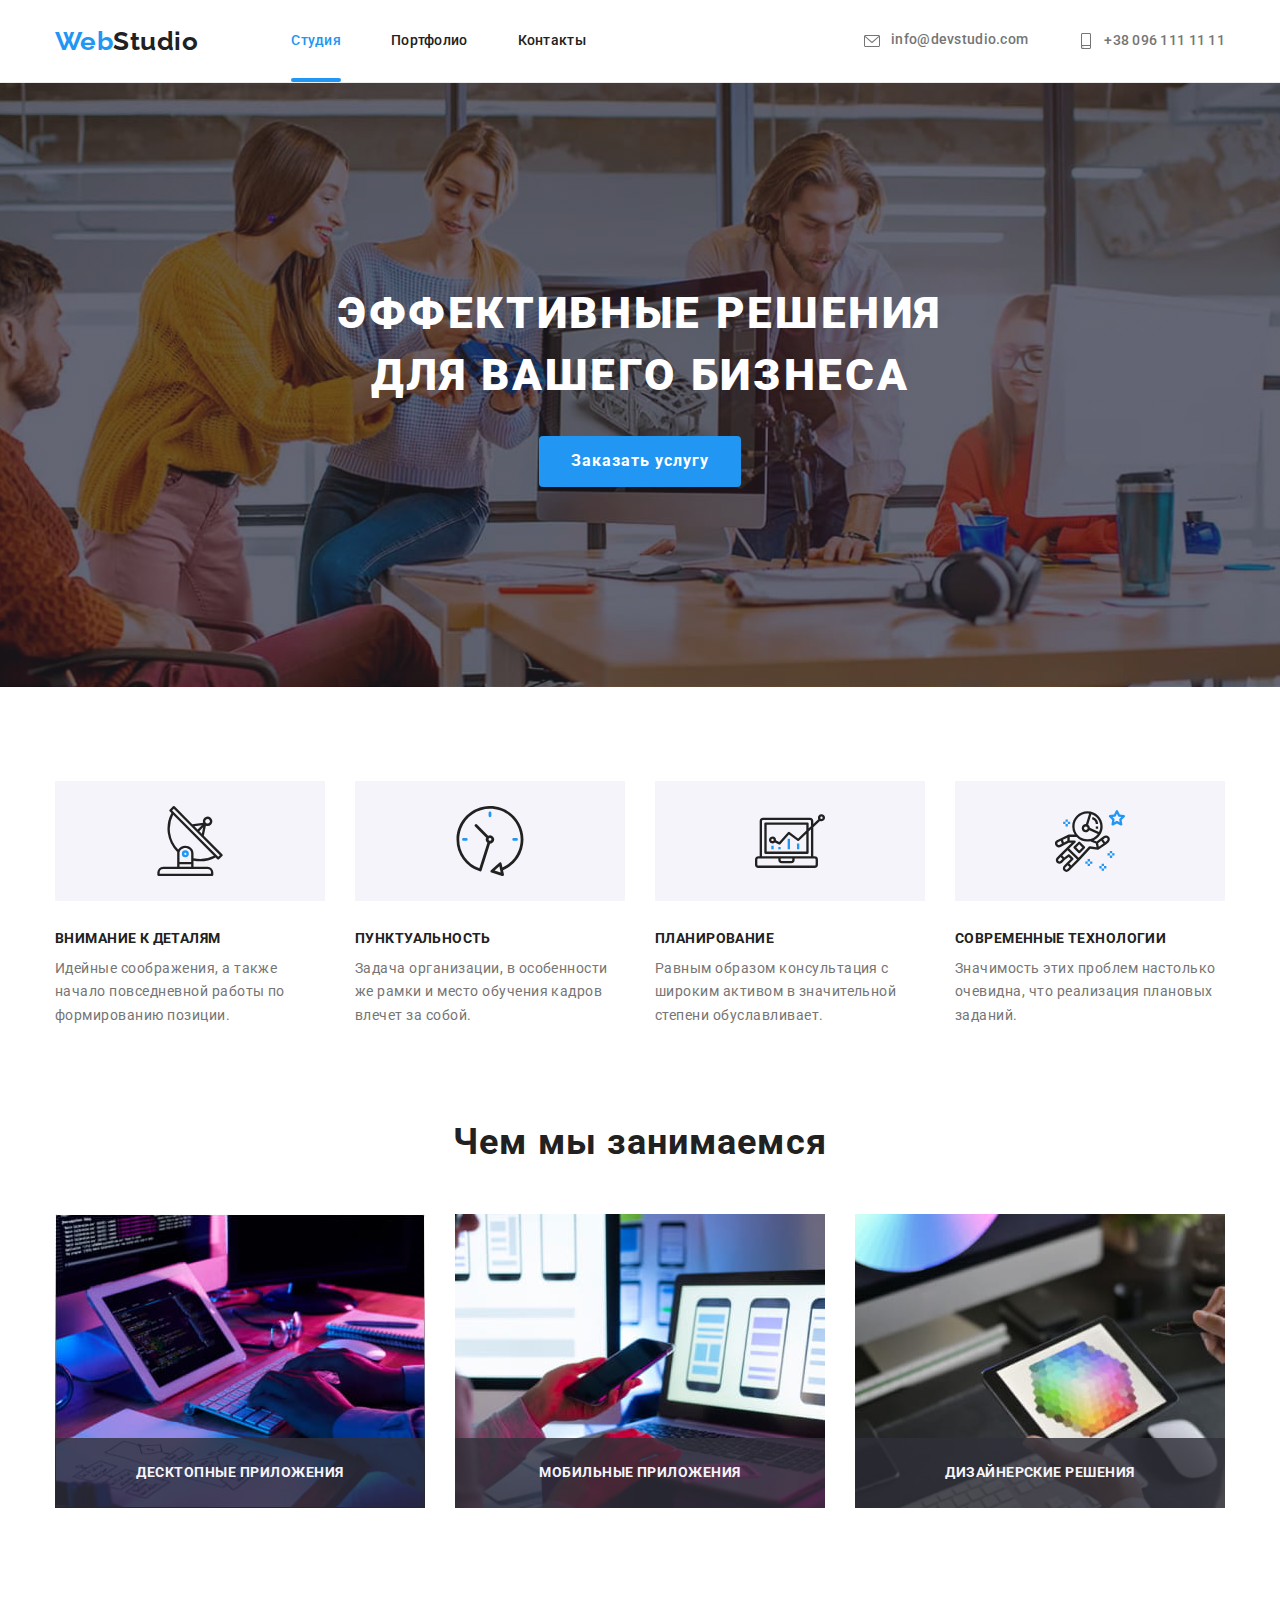
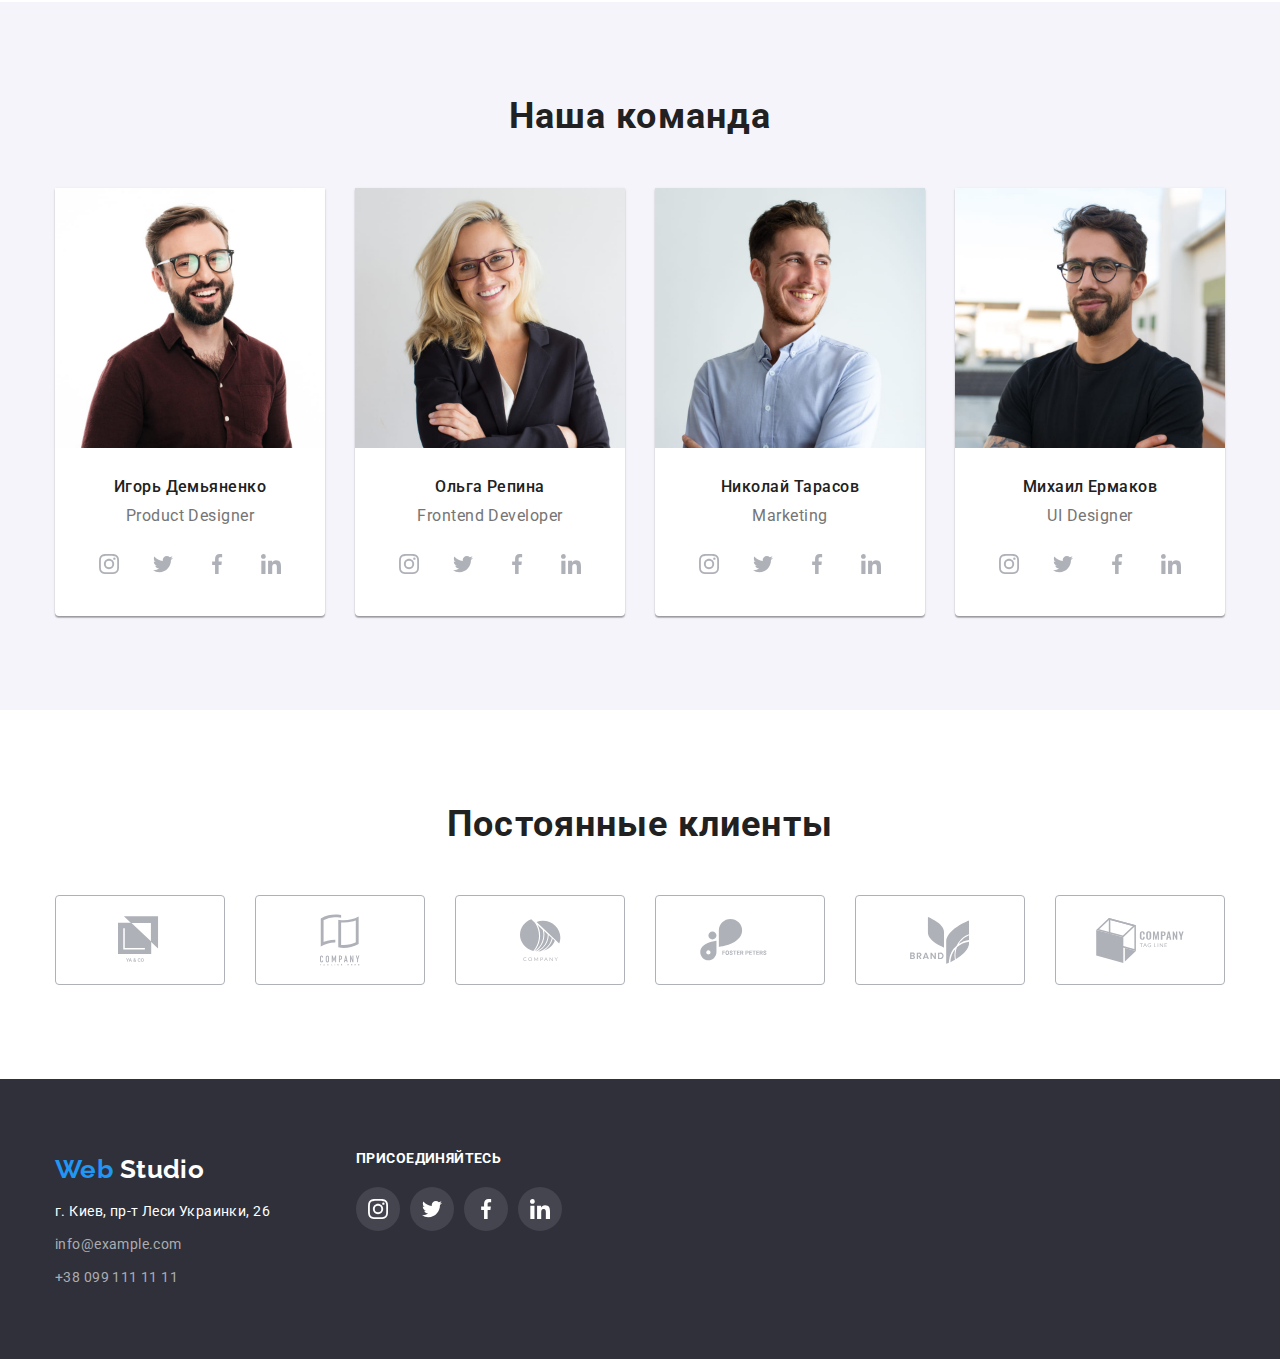
<file: index.html>
<!DOCTYPE html>
<html lang="ru">
  <head>
    <meta charset="UTF-8" />
    <meta http-equiv="X-UA-Compatible" content="IE=edge" />
    <meta name="viewport" content="width=device-width, initial-scale=1.0" />    
    <link href="https://fonts.googleapis.com/css2?family=Raleway:wght@700&family=Roboto:wght@400;500;700;900&display=swap"
      rel="stylesheet" />
      <link rel="stylesheet" href="https://cdnjs.cloudflare.com/ajax/libs/modern-normalize/0.2.0/modern-normalize.min.css" />
      <link rel="stylesheet" href="./css/styles.css" />  
    <title>Web Studio</title>
  </head>
  <body>
    
    <!--Шапка сайта-->

    <header class="header">
      <div class="container">
    <a class="logo link logo-header" href="./index.html"><span class="logo-part">Web</span>Studio</a>
    <nav class="main-nav">
      
      <ul class="list site-nav">
        <li class="item"><a href="./index.html" class="link link-page current">Студия</a></li>
        <li class="item"><a href="./portfolio.html" class="link link-page">Портфолио</a></li>
        <li class="item"><a href="/" class="link link-page">Контакты</a></li>
      </ul>
    
    </nav>

      <ul class="list contact-nav">
        <li class="contacts-item"><a href="mailto:info@devstudio.com" class="link link-contacts-icon"> 
          <svg class="contacts-icon" width="18" height="14">
            <use href="./images/icons/sprite.svg#icon-envelope-hover"></use>             
         
        </svg>
        info@devstudio.com</a></li>

        <li class="contacts-item"><a href="tel:+380961111111" class="link">
          <svg class="contacts-icon" width="16" height="18">
            <use href="./images/icons/sprite.svg#icon-smartphone"></use>
          </svg>
          +38 096 111 11 11</a></li>
      </ul>
    </div>
    </header>

    <main>

      <!--Герой-->
     <section class="hero">
      <div class="container">
        
          <h1 class="hero-title">Эффективные решения для вашего бизнеса</h1>
          <button data-modal-open class="button" type="button">Заказать услугу</button>
      </div>
     </section>

      <!--Достоинства-->

      <section class="section holder">
        <div class="container">
        <h2 class="visually-hidden">Достоинства компании</h2>
        <ul class="list features">
          <li class="list-item">
            <div class="tumb">
              <svg width="70" height="70">
                <use href="./images/icons/sprite.svg#icon-antenna-1"></use>
              </svg>
            </div>
            <div class="list-item-card">
            <h3 class="section-title-profit">Внимание к деталям</h3>
            <p class="list-item-text">Идейные соображения, а также начало повседневной работы по
              формированию позиции.</p>
            </div>
          </li>
          <li class="list-item">
            <div class="tumb">
              <svg width="70" height="70">
                <use href="./images/icons/sprite.svg#icon-clock-1"></use>
              </svg>
            </div>
            <div class="list-item-card">
            <h3 class="section-title-profit">Пунктуальность</h3>
            <p class="list-item-text">Задача организации, в особенности же рамки и место обучения кадров
              влечет за собой.</p>
            </div>
          </li>
          <li class="list-item">
            <div class="tumb">
              <svg width="70" height="70">
                <use href="./images/icons/sprite.svg#icon-diagram-1"></use>
              </svg>
            </div>
            <div class="list-item-card">
            <h3 class="section-title-profit">Планирование</h3>
            <p class="list-item-text">Равным образом консультация с широким активом в значительной
              степени обуславливает.</p>
            </div>
          </li>
          <li class="list-item">
            <div class="tumb">
              <svg width="70" height="70">
                <use href="./images/icons/sprite.svg#icon-astronaut-1"></use>
              </svg>
            </div>
            <div class="list-item-card">
            <h3 class="section-title-profit">Современные технологии</h3>
            <p class="list-item-text">Значимость этих проблем настолько очевидна, что реализация
              плановых заданий.</p>
            </div>
          </li>
        </ul>
       </div>
      </section>

      <!--Наши услуги-->

      <section class="section ">
        <div class="container">
        <h2 class="section-title-services">Чем мы занимаемся</h2>
        <ul class="list types-services">
          <li class="types-services-item">
            <div class="thumb">
            <img
              src="./images/images1/img.jpg"
              alt="Десктопные  приложения"
              width="370"/>
              <span class="headline">Десктопные приложения</span>
              </div>
          </li>
          <li class="types-services-item">
            <div class="thumb">
            <img
              src="./images/images1/img-1.jpg"
              alt="Мобильные приложения"
              width="370"/>
              <span class="headline">Мобильные приложения</span>
              </div>
          </li>
          <li class="types-services-item">
            <div class="thumb">
            <img
              src="./images/images1/img-2.jpg"
              alt="Дизайнерские решения"
              width="370"/>
              <span class="headline">Дизайнерские решения</span>
            </div>
          </li>
        </ul>
        </div>
      </section>

      <!--Сотрудники-->

      <section  class="section team-list">
        <div class="container">
        <h2 class="section-title-services">Наша команда</h2>
        <ul class="list team">
          <li class="team-item">
            <img
              src="./images/images2/img.jpg"
              alt="Парень в коричневой рубашке"
              width="270"/>
              <div class="team-item-card">
            <h3 class="team-name">Игорь Демьяненко</h3>
            <p class="team-title">Product Designer</p>
            <div class="team-social">
              <ul class="list team-social-list">
                <li class="team-social-item">
                  <a href="" class="link team-social-link">
                    <svg class="team-social-icon" width="20" height="20">
                      <use href="./images/icons/sprite.svg#icon-instagram-2"></use>
                    </svg>
                  </a>
                </li>
                <li class="team-social-item">
                  <a href="" class="link team-social-link">
                    <svg class="footer-social-icon" width="20" height="20">
                      <use href="./images/icons/sprite.svg#icon-twitter-2"></use>
                    </svg>
                  </a>
                </li>
                <li class="team-social-item">
                  <a href="" class="link team-social-link">
                    <svg class="footer-social-icon" width="20" height="20">
                      <use href="./images/icons/sprite.svg#icon-facebook-2"></use>
                    </svg>
                  </a>
                </li>
                <li class="team-social-item">
                  <a href="" class="link team-social-link">
                    <svg class="footer-social-icon" width="20" height="20">
                      <use href="./images/icons/sprite.svg#icon-linkedin-2"></use>
                    </svg>
                  </a>
                </li>
              </ul>
            </div>
          </div>
          </li>
          <li class="team-item">
            <img
              src="./images/images2/img-1.jpg"
              alt="Девушка в черном пиджаке"
              width="270"/>
              <div class="team-item-card">
            <h3 class="team-name">Ольга Репина</h3>
            <p class="team-title">Frontend Developer</p>
            <div class="team-social">
              <ul class="list team-social-list">
                <li class="team-social-item">
                  <a href="" class="team-social-link">
                    <svg class="team-social-icon" width="20" height="20">
                      <use href="./images/icons/sprite.svg#icon-instagram-2"></use>
                    </svg>
                  </a>
                </li>
                <li class="team-social-item">
                  <a href="" class="team-social-link">
                    <svg class="footer-social-icon" width="20" height="20">
                      <use href="./images/icons/sprite.svg#icon-twitter-2"></use>
                    </svg>
                  </a>
                </li>
                <li class="team-social-item">
                  <a href="" class="team-social-link">
                    <svg class="footer-social-icon" width="20" height="20">
                      <use href="./images/icons/sprite.svg#icon-facebook-2"></use>
                    </svg>
                  </a>
                </li>
                <li class="team-social-item">
                  <a href="" class="team-social-link">
                    <svg class="footer-social-icon" width="20" height="20">
                      <use href="./images/icons/sprite.svg#icon-linkedin-2"></use>
                    </svg>
                  </a>
                </li>
              </ul>
            </div>
          </div>
          </li>
          <li class="team-item">
            <img
              src="./images/images2/img-2.jpg"
              alt="Парень в белой рубашке"
              width="270"/>
              <div class="team-item-card">
            <h3 class="team-name">Николай Тарасов</h3>
            <p class="team-title">Marketing</p>
            <div class="team-social">
              <ul class="list team-social-list">
                <li class="team-social-item">
                  <a href="" class="team-social-link">
                    <svg class="team-social-icon" width="20" height="20">
                      <use href="./images/icons/sprite.svg#icon-instagram-2"></use>
                    </svg>
                  </a>
                </li>
                <li class="team-social-item">
                  <a href="" class="team-social-link">
                    <svg class="footer-social-icon" width="20" height="20">
                      <use href="./images/icons/sprite.svg#icon-twitter-2"></use>
                    </svg>
                  </a>
                </li>
                <li class="team-social-item">
                  <a href="" class="team-social-link">
                    <svg class="footer-social-icon" width="20" height="20">
                      <use href="./images/icons/sprite.svg#icon-facebook-2"></use>
                    </svg>
                  </a>
                </li>
                <li class="team-social-item">
                  <a href="" class="team-social-link">
                    <svg class="footer-social-icon" width="20" height="20">
                      <use href="./images/icons/sprite.svg#icon-linkedin-2"></use>
                    </svg>
                  </a>
                </li>
              </ul>
            </div>
          </div>
          </li>
          <li class="team-item">
            <img
              src="./images/images2/img-3.jpg"
              alt="Парень в черной футболке"
              width="270"/>
              <div class="team-item-card">
            <h3 class="team-name">Михаил Ермаков</h3>
            <p class="team-title">UI Designer</p>
            <div class="team-social">
              <ul class="list team-social-list">
                <li class="team-social-item">
                  <a href="" class="team-social-link">
                    <svg class="team-social-icon" width="20" height="20">
                      <use href="./images/icons/sprite.svg#icon-instagram-2"></use>
                    </svg>
                  </a>
                </li>
                <li class="team-social-item">
                  <a href="" class="team-social-link">
                    <svg class="footer-social-icon" width="20" height="20">
                      <use href="./images/icons/sprite.svg#icon-twitter-2"></use>
                    </svg>
                  </a>
                </li>
                <li class="team-social-item">
                  <a href="" class="team-social-link">
                    <svg class="footer-social-icon" width="20" height="20">
                      <use href="./images/icons/sprite.svg#icon-facebook-2"></use>
                    </svg>
                  </a>
                </li>
                <li class="team-social-item">
                  <a href="" class="team-social-link">
                    <svg class="footer-social-icon" width="20" height="20">
                      <use href="./images/icons/sprite.svg#icon-linkedin-2"></use>
                    </svg>
                  </a>
                </li>
              </ul>
            </div>
          </div>
          </li>
        </ul>
      </div>
     </section>
    </main>

    <!--Постоянные клиенты-->
    <section class="section">
      <div class="container">
        <h2 class="section-title-services">Постоянные клиенты</h2>
        <ul class="list clients">
          <li class="clients-item">
            <a href="" class="clients-item-link link">
              <svg class="clients-item-link-icon" width="44.27" height="49.23">
                <use href="./images/icons/sprite.svg#icon-logo-1"></use>
              </svg>
            </a>
          </li>
          <li class="clients-item">
            <a href="" class="clients-item-link">
              <svg class="clients-item-link-icon" width="40" height="52">
                <use href="./images/icons/sprite.svg#icon-logo-2"></use>
              </svg>
            </a>
          </li>
          <li class="clients-item">
            <a href="" class="clients-item-link">
              <svg class="clients-item-link-icon" width="41" height="42.6">
                <use href="./images/icons/sprite.svg#icon-logo-3"></use>
              </svg>
            </a>
          </li>
          <li class="clients-item">
            <a href="" class="clients-item-link">
              <svg class="clients-item-link-icon" width="79.66" height="42.2">
                <use href="./images/icons/sprite.svg#icon-logo-4"></use>
              </svg>
            </a>
          </li>
          <li class="clients-item">
            <a href="" class="clients-item-link">
              <svg class="clients-item-link-icon" width="59" height="47">
                <use href="./images/icons/sprite.svg#icon-logo-5"></use>
              </svg>
            </a>
          </li>
          <li class="clients-item">
            <a href="" class="clients-item-link">
              <svg class="clients-item-link-icon" width="88.48" height="45.44">
                <use href="./images/icons/sprite.svg#icon-logo-6"></use>
              </svg>
            </a>
          </li>
        </ul>
      </div>
    </section>
  

    <!--Футер-->

    <footer class="footer">
      <div class="container">
        <div class="footer-container">
        <div class="footer-item footer-address">
      <a class="logo-footer" href="./index.html">
        <span class="logo-part">Web</span> Studio</a>

      <address class="address">
        <ul class="list footer-contact">
          <li>
            <a class="link street" href="https://goo.gl/maps/qucAcmc7RsmT4kep8" rel="nofollow noopener noreferrer" target="blanc">г. Киев, пр-т Леси Украинки, 26 </a>
          </li>
          <li>
            <a class="link" href="mailto:info@example.com" >info@example.com</a>
          </li>
          <li>
            <a class="link" href="tel:+380961111111" >+38 099 111 11 11</a>
          </li>
        </ul>
      </address>
     </div>
     <div class="footer-item footer-social">
      <h3 class="footer-caption">присоединяйтесь</h3>
      <ul class="list footer-social-list">
        <li class="footer-social-item">
          <a href="" class="footer-social-link">
            <svg class="footer-social-icon" width="20" height="20">
              <use href="./images/icons/sprite.svg#icon-instagram-2"></use>
            </svg>
          </a>
        </li>
        <li class="footer-social-item">
          <a href="" class="footer-social-link">
            <svg class="footer-social-icon" width="20" height="20">
              <use href="./images/icons/sprite.svg#icon-twitter-2"></use>
            </svg>
          </a>
        </li>
        <li class="footer-social-item">
          <a href="" class="footer-social-link">
            <svg class="footer-social-icon" width="20" height="20">
              <use href="./images/icons/sprite.svg#icon-facebook-2"></use>
            </svg>
          </a>
        </li>
        <li class="footer-social-item">
          <a href="" class="footer-social-link">
            <svg class="footer-social-icon" width="20" height="20">
              <use href="./images/icons/sprite.svg#icon-linkedin-2"></use>
            </svg>
          </a>
        </li>
       </ul>
      </div>
     </div>
    </div>
  </footer>

  <div class="backdrop is-hidden" data-modal>
    <div class="modal">
      <button class="button-close" data-modal-close type="button">
        <svg height="18" width="18">
          <use href="./images/icons/sprite.svg#icon-close-black-1"></use>
        </svg>
      </button>
    </div>
  </div>

  <script src="./js/modal.js"></script>
  
 </body>
</html>
</file>
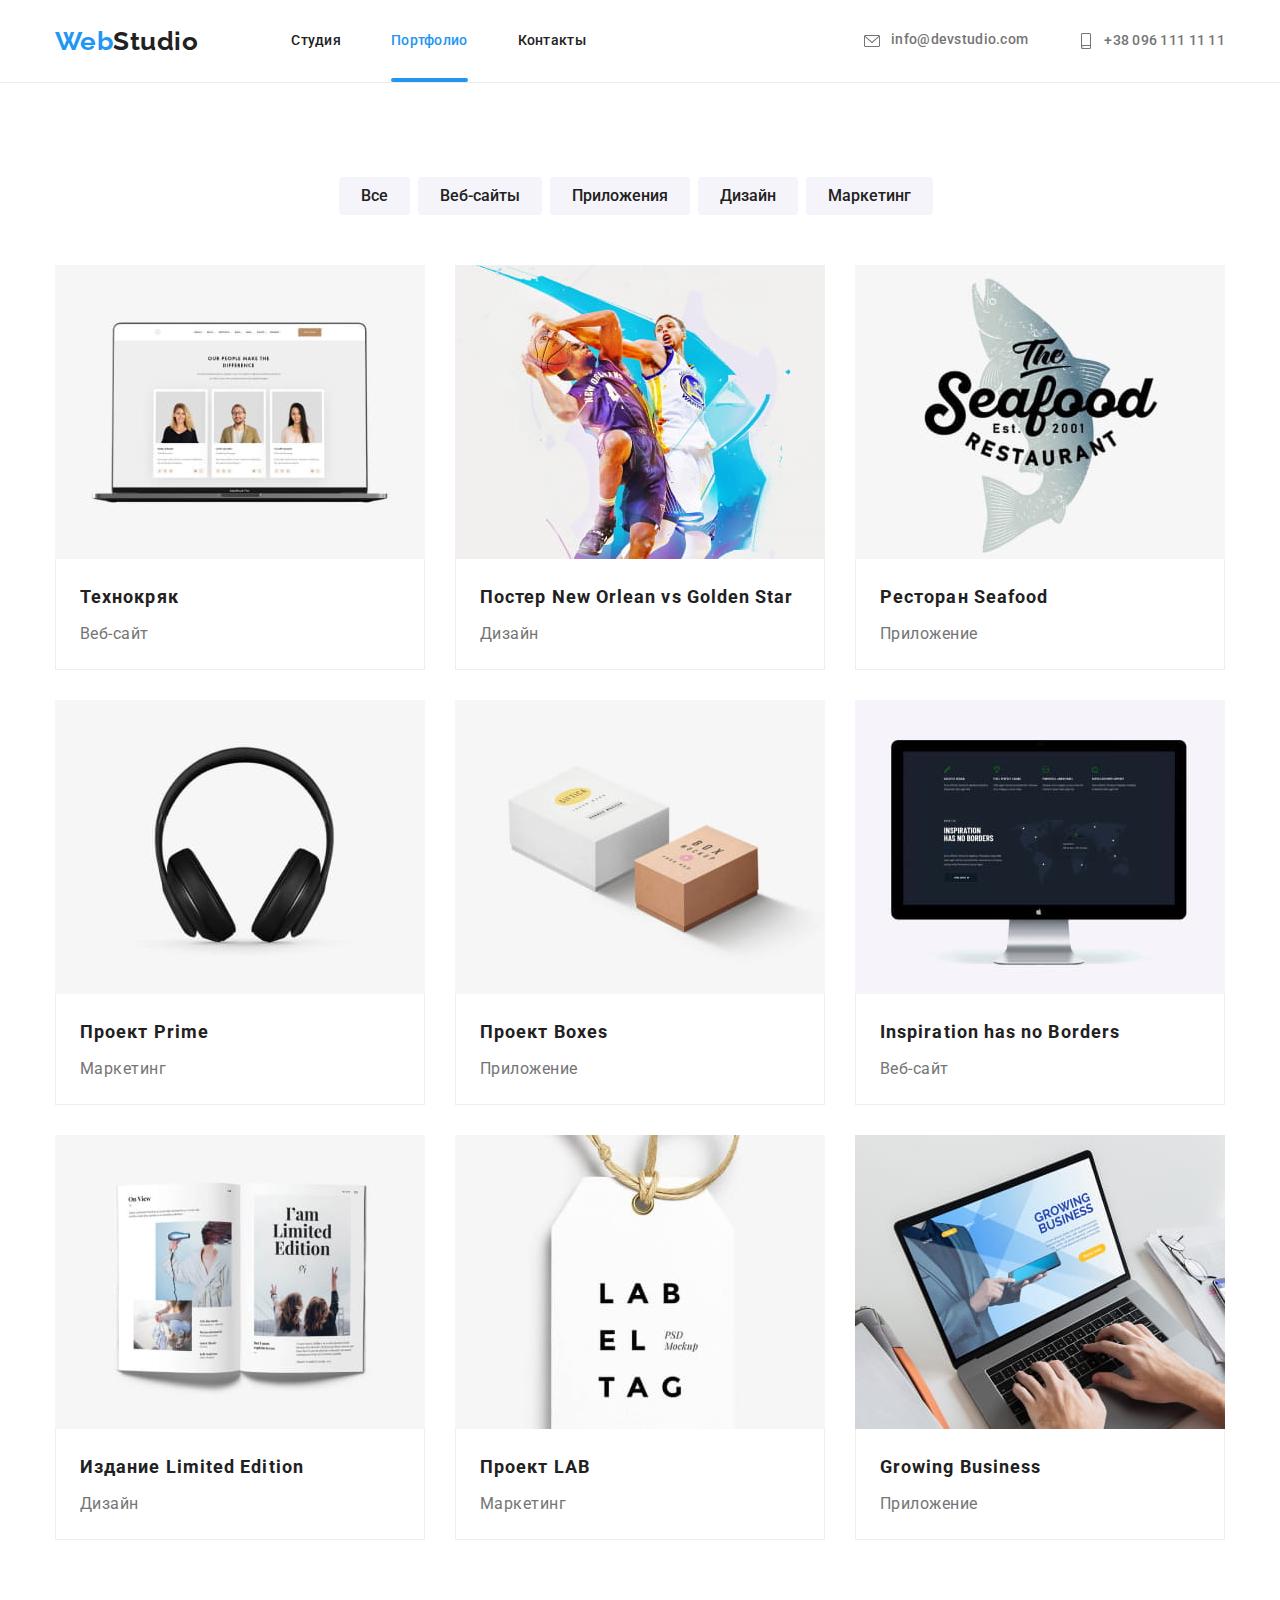
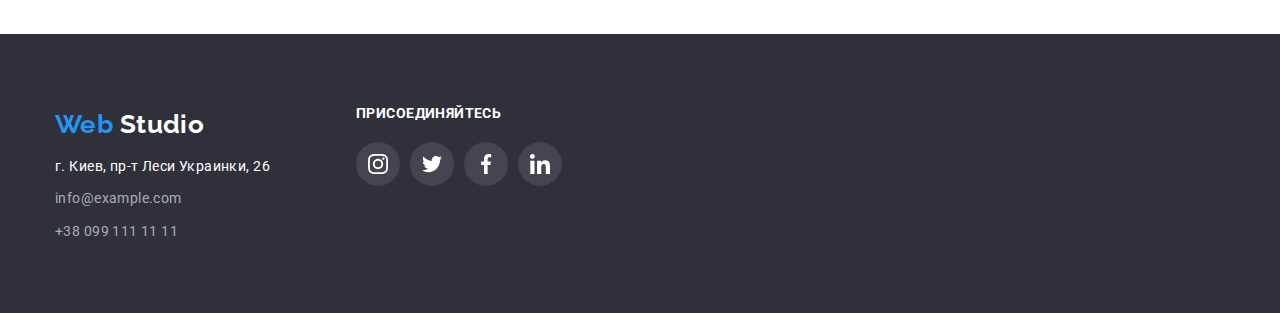
<file: portfolio.html>
<!DOCTYPE html>
<html lang="ru">
  <head>
    <meta charset="UTF-8" />
    <meta http-equiv="X-UA-Compatible" content="IE=edge" />
    <meta name="viewport" content="width=device-width, initial-scale=1.0" />    
    <link href="https://fonts.googleapis.com/css2?family=Raleway:wght@700&family=Roboto:wght@400;500;700;900&display=swap"
      rel="stylesheet" />
      <link rel="stylesheet" href="https://cdnjs.cloudflare.com/ajax/libs/modern-normalize/0.2.0/modern-normalize.min.css" />
      <link rel="stylesheet" href="./css/styles.css" />  
    <title>Web Studio</title>
  </head>
  <body>
    
    <!--Шапка сайта-->

    <header class="header">
      <div class="container">
    <a class="logo link logo-header" href="./index.html"><span class="logo-part">Web</span>Studio</a>
    <nav class="main-nav">
      
      <ul class="list site-nav">
        <li class="item"><a href="./index.html" class="link link-page">Студия</a></li>
        <li class="item"><a href="./portfolio.html" class="link link-page current">Портфолио</a></li>
        <li class="item"><a href="/" class="link link-page">Контакты</a></li>
      </ul>
    
    </nav>

    <ul class="list contact-nav">
      <li class="contacts-item"><a href="mailto:info@devstudio.com" class="link link-contacts-icon"> 
        <svg class="contacts-icon" width="18" height="14">
          <use href="./images/icons/sprite.svg#icon-envelope-hover"></use>             
       
      </svg>
      info@devstudio.com</a></li>

      <li class="contacts-item"><a href="tel:+380961111111" class="link">
        <svg class="contacts-icon" width="16" height="18">
          <use href="./images/icons/sprite.svg#icon-smartphone"></use>
        </svg>
        +38 096 111 11 11</a></li>
    </ul>
    </div>
    </header>

    
    <!--Примеры работ-->

    <main>
      <h1 class="visually-hidden">Примеры работ</h1>
        <section class="section">
      <div class="filter container">    
        
        <ul class="list filter-list">
          <li class="filter-item"><button class="filter-button" type="button">Все</button></li>
          <li class="filter-item"><button class="filter-button" type="button">Веб-сайты</button></li>
          <li class="filter-item"><button class="filter-button" type="button">Приложения</button></li>
          <li class="filter-item"><button class="filter-button" type="button">Дизайн</button></li>
          <li class="filter-item"><button class="filter-button" type="button">Маркетинг</button></li>
        </ul>
      </div>

      <div class="container">
        <ul class="list filter-products">
          <li class="list-products">
            <a class="link-products" href="/">
              <div class="card-img">
            <img
              src="./images/portfolio-images/img.jpg"
              alt="Сайт на ноутбуке"
              width="370"
              />
              <div class="overlay">
                <p>
                  Технокряк это современная площадка распространения коронавируса. Компании используют эту платформу для цифрового шпионажа и атак
                  на защищённые сервера конкурентов.
                </p>
              </div>
            </div>
            <div class="card">
            <h2 class="service-title">Технокряк</h2>
            <p class="service-text">Веб-сайт</p>
          </div>
        </a>
        </li>
          <li class="list-products">
            <a class="link-products" href="/">
              <div class="card-img">
            <img
              src="./images/portfolio-images/img-1.jpg"
              alt="Красочный баскетбол"
              width="370"
              />
              <div class="overlay">
                <p>
                  Технокряк это современная площадка распространения коронавируса. Компании используют эту платформу для цифрового шпионажа и атак
                  на защищённые сервера конкурентов.
                </p>
              </div>
            </div>
              <div class="card">
            <h2 class="service-title">Постер New Orlean vs Golden Star</h2>
            <p class="service-text">Дизайн</p>
          </div>
        </a>
        </li>
          <li class="list-products">
            <a class="link-products" href="/">
              <div class="card-img">
            <img
              src="./images/portfolio-images/img-2.jpg"
              alt="Эмблема ресторана Рыба"
              width="370"
              />
              <div class="overlay">
                <p>
                  Технокряк это современная площадка распространения коронавируса. Компании используют эту платформу для цифрового шпионажа и атак
                  на защищённые сервера конкурентов.
                </p>
              </div>
            </div>
              <div class="card">
            <h2 class="service-title">Ресторан Seafood</h2>
            <p class="service-text">Приложение</p>
          </div>
        </a>
        </li>
          <li class="list-products">
            <a class="link-products" href="/">
              <div class="card-img">
            <img
              src="./images/portfolio-images/img-3.jpg"
              alt="Наушники"
              width="370"
              />
              <div class="overlay">
                <p>
                  Технокряк это современная площадка распространения коронавируса. Компании используют эту платформу для цифрового шпионажа и атак
                  на защищённые сервера конкурентов.
                </p>
              </div>
            </div>
              <div class="card">
            <h2 class="service-title">Проект Prime</h2>
            <p class="service-text">Маркетинг</p>
          </div>
        </a>
        </li>
          <li class="list-products">
            <a class="link-products" href="/">
              <div class="card-img">
            <img
              src="./images/portfolio-images/img-4.jpg"
              alt="Коробки"
              width="370"
              />
              <div class="overlay">
                <p>
                  Технокряк это современная площадка распространения коронавируса. Компании используют эту платформу для цифрового шпионажа и атак
                  на защищённые сервера конкурентов.
                </p>
              </div>
            </div>
              <div class="card">
            <h2 class="service-title">Проект Boxes</h2>
            <p class="service-text">Приложение</p>
          </div>
        </a>
        </li>
          <li class="list-products">
            <a class="link-products" href="/">
              <div class="card-img">
            <img
              src="./images/portfolio-images/img-5.jpg"
              alt="Cайт на мониторе"
              width="370"
              />
              <div class="overlay">
                <p>
                  Технокряк это современная площадка распространения коронавируса. Компании используют эту платформу для цифрового шпионажа и атак
                  на защищённые сервера конкурентов.
                </p>
              </div>
            </div>
              <div class="card">
            <h2 class="service-title">Inspiration has no Borders</h2>
            <p class="service-text">Веб-сайт</p>
          </div>
        </a>
        </li>
          <li class="list-products">
            <a class="link-products" href="/">
              <div class="card-img">
            <img
              src="./images/portfolio-images/img-6.jpg"
              alt="Раскрытая книга"
              width="370"
              />
              <div class="overlay">
                <p>
                  Технокряк это современная площадка распространения коронавируса. Компании используют эту платформу для цифрового шпионажа и атак
                  на защищённые сервера конкурентов.
                </p>
              </div>
            </div>
              <div class="card">
            <h2 class="service-title">Издание Limited Edition</h2>
            <p class="service-text">Дизайн</p>
          </div>
        </a>
        </li>
          <li class="list-products">
            <a class="link-products" href="/">
              <div class="card-img">
            <img
              src="./images/portfolio-images/img-7.jpg"
              alt="Бирка"
              width="370"
              />
              <div class="overlay">
                <p>
                  Технокряк это современная площадка распространения коронавируса. Компании используют эту платформу для цифрового шпионажа и атак
                  на защищённые сервера конкурентов.
                </p>
              </div>
            </div>
              <div class="card">
            <h2 class="service-title">Проект LAB</h2>
            <p class="service-text">Маркетинг</p>
          </div>
        </a>
        </li>
          <li class="list-products">
            <a class="link-products" href="/">
              <div class="card-img">
            <img
              src="./images/portfolio-images/img-8.jpg"
              alt="Руки печатают на ноутбуке"
              width="370"
              />
              <div class="overlay">
                <p>
                  Технокряк это современная площадка распространения коронавируса. Компании используют эту платформу для цифрового шпионажа и атак
                  на защищённые сервера конкурентов.
                </p>
              </div>
            </div>
              <div class="card">
            <h2 class="service-title">Growing Business</h2>
            <p class="service-text">Приложение</p>
          </div>
        </a>
      </li>
    </ul>
  </div>
</section>
</main>

    <!--Футер-->

    <footer class="footer">
      <div class="container">
        <div class="footer-container">
        <div class="footer-item footer-address">
      <a class="logo-footer" href="./index.html">
        <span class="logo-part">Web</span> Studio</a>

      <address class="address">
        <ul class="list footer-contact">
          <li>
            <a class="link street" href="https://goo.gl/maps/qucAcmc7RsmT4kep8" rel="nofollow noopener noreferrer" target="blanc">г. Киев, пр-т Леси Украинки, 26 </a>
          </li>
          <li>
            <a class="link" href="mailto:info@example.com" >info@example.com</a>
          </li>
          <li>
            <a class="link" href="tel:+380961111111" >+38 099 111 11 11</a>
          </li>
        </ul>
      </address>
     </div>
     <div class="footer-item footer-social">
      <h3 class="footer-caption">Присоединяйтесь</h3>
      <ul class="list footer-social-list">
        <li class="footer-social-item">
          <a href="" class="footer-social-link">
            <svg class="footer-social-icon" width="20" height="20">
              <use href="./images/icons/sprite.svg#icon-instagram-2"></use>
            </svg>
          </a>
        </li>
        <li class="footer-social-item">
          <a href="" class="footer-social-link">
            <svg class="footer-social-icon" width="20" height="20">
              <use href="./images/icons/sprite.svg#icon-twitter-2"></use>
            </svg>
          </a>
        </li>
        <li class="footer-social-item">
          <a href="" class="footer-social-link">
            <svg class="footer-social-icon" width="20" height="20">
              <use href="./images/icons/sprite.svg#icon-facebook-2"></use>
            </svg>
          </a>
        </li>
        <li class="footer-social-item">
          <a href="" class="footer-social-link">
            <svg class="footer-social-icon" width="20" height="20">
              <use href="./images/icons/sprite.svg#icon-linkedin-2"></use>
            </svg>
          </a>
        </li>
      </ul>
    </div>
    </div>
   </div>
  </footer>
 </body>
</html>
</file>
<file: css/styles.css>
:root {
    --primery-text-color: #757575;
    --title-text-color: #212121;
    --background-color: #2f303a;
    --button-text-color: #212121;
    --button-text-color-hover-focus: #ffffff;
    --button-background-color: #f5f4fa;
    --backdrop-bg-color: rgba(0, 0, 0, 0.2);
    --headline-color-text: #f5f4fa;
    --bg-headline-color: rgba(47, 48, 58, 0.8);
    --link-text-contacts: #757575;
    --link-text-site-nav: #212121;
    --accent-text-color: #2196f3;
    --title-font: "Roboto", sans-serif;
    --white-color: #ffffff;
    --bg-accent-col: #188ce8;
    --card-overlay-bg-color: rgba(33, 150, 243, 0.9);
    --transparent-color: #00000000;
    --box-shadow: 0px 1px 3px rgba(0, 0, 0, 0.12), 0px 1px 1px rgba(0, 0, 0, 0.14), 0px 2px 1px rgba(0, 0, 0, 0.2);
    --button-shadow: 0px 3px 1px rgba(0, 0, 0, 0.1), 0px 1px 2px rgba(0, 0, 0, 0.08), 0px 2px 2px rgba(0, 0, 0, 0.12);
    --animate: 250ms cubic-bezier(0.4, 0, 0.2, 1);
  }

  html {
    box-sizing: border-box;
  }
  
  *,
  *::before,
  *::after {
    box-sizing: inherit;
  }
  
  body {
    font-family: var(--title-font);
    font-weight: 500;
    letter-spacing: 0.03em;
    color: var(--primery-text-color);
    background-color: #ffffff;

    margin: 0;
  }
  
  h1,
  h2,
  h3,
  h4,
  h5,
  h6,
  p {
    margin-top: 0;
    margin-bottom: 0;
}

  img {
    display: block;
    max-width: 100%;
    height: auto;
}
  .list {
    list-style: none;
    padding-left: 0;
    margin: 0;
  }

  address {
    font-style: normal;
    width: 231px;
  }

  .clients,
  .team,
  .types-services,
  .filter-products {
    display: flex;
    flex-wrap: wrap;
}


  .container {
    width: 1200px;
    padding-left: 15px;
    padding-right: 15px;
    margin-left: auto;
    margin-right: auto;

}

.header {
  border-bottom: 1px solid #ececec;
}
     

.header .container {
  display: flex;
  align-items: center;
}

.link,
.link-products {
  text-decoration: none;
  
}
.link {
  color: var(--link-text-contacts);

  transition: color var(--animate);
}

  
  /*Logo*/
  
    
  .logo-header   {
    padding-top: 24px;
    padding-bottom: 24px;

    display: block;
    font-family: "Raleway", sans-serif;
    font-weight: 700;
    font-size: 26px;
    line-height: 1.19;
    text-decoration: none;
    color: var(--title-text-color);
  }

   .logo-part {
    color: #2196f3;
  }

  .logo-footer-container {
    padding-top: 60px;
    padding-bottom: 20px;
  }
  
  .logo-footer {
    color: #ffffff;
  
    display: inline-block;

    font-family: "Raleway", sans-serif;
    font-weight: 700;
    font-size: 26px;
    line-height: 1.19;
    text-decoration: none;
  
    padding-top: 15px;
    padding-bottom: 15px;

    transition: color var(--animate);
  }
   
  .logo-footer .link{
    color: #ffffff;
    
  }


  .portfolio:active {
    color: #000000;
  }

  /* Header and Footer contact links */
  
  .footer {
    background-color: #2f303a;
  }
  
  
  .address.link {
    color: var(--link-text-contacts);
    text-decoration: none;
  } 

  .address .street.link {  
    color: #ffffff;
}
  
  .contact-nav {
    font-weight: 500;
    font-size: 14px;
    line-height: 1.14;
    letter-spacing: 0.02em;
  }
  
  .footer-contact {
    font-style: normal;
    font-size: 14px;
    line-height: 1.71;
    letter-spacing: 0.03em;
    color: #ffffff;
  }
  
  .link:hover,
  .link:focus {
    color: var(--accent-text-color);
  }
  
    
  .address.link:hover,
  .address.link:focus {
    color: var(--accent-text-color);
  }
  
  .address .street .link {
    font-size: 14px;
    line-height: 1.71;
    letter-spacing: 0.03em;
  }
  
  .address .street {
    color: #ffffff;
    text-decoration: none;
  }
  
  .address .address-street {
    display: inline-block;
    margin-bottom: 9px;
  }
  
  .address .link {
    margin-bottom: 9px;
  }
  

    
  /* Навигация */

  .header .main-nav {
    display: flex;
    margin-left: 93px;
  }

  .header .list {
    display: flex;
  }
  .site-nav .item:not(:last-child) {
    margin-right: 50px;
  }

  .contact-nav {
    display: flex;
    margin-left: auto;
  }
  
  .contact-nav .link {
    display: flex;
    align-items: center;
    padding-top: 32px;
    padding-bottom: 32px;
  }
  
  .link-page {
    
    padding-top: 32px;
    padding-bottom: 32px;
  }
  
  .contact-nav .contacts-item + .contacts-item {
    margin-left: 50px;
  }
  
  .site-nav {
    display: block;
    
   
    font-weight: 500;
    font-size: 14px;
    line-height: 1.14;
    letter-spacing: 0.02em;
    color: var(--link-text-contacts);
  }
  
  
  
  .site-nav .current {
    color: var(--accent-text-color);
  }
  
  .site-nav .link {
    position: relative;
    display: block;
    padding-top: 32px;
    padding-bottom: 32px;
    color: var(--link-text-site-nav);

    
  }
  
  .site-nav .link:hover {
    color: var(--accent-text-color);
  }
  
  .site-nav .link:after {
    content: "";
    position: absolute;
    display: block;
    height: 4px;
    width: 100%;
    border-radius: 2px;
    bottom: -1px;
    background-color: var(--transparent-color);
  
    transition: background-color var(--animate);
  }
  
  .site-nav .link:hover::after,
  .site-nav .link:focus::after {
    background-color: var(--accent-text-color);
  }
  
  .site-nav .current {
    color: var(--accent-text-color);
  
    transition: color var(--animate);
  }
  
  .site-nav .current:hover,
  .site-nav .current:focus {
  color: var(--bg-accent-col);
}

  .site-nav .current::after {
  content: "";
  background-color: var(--accent-text-color);
  bottom: -1px;
}

 .site-nav .current:hover::after,
 .site-nav .current:focus::after {
  color: var(--bg-accent-col);
}

  .site-nav .link-page {
    color: var(--link-text-site-nav);
  }
  
  .site-nav .link-page:hover,
  .site-nav .link-page:focus {
    color: var(--accent-text-color);
  }

  .site-nav .link-page.current {
    color: var(--accent-text-color);
  }



  /* Герой */
  
  .hero {
    padding-top: 200px;
    padding-bottom: 200px;

    max-width: 1600px;
    min-height: 600px;
    margin-left: auto;
    margin-right: auto;

    text-align: center;

    background-color: var(--background-color);
    color: var(--white-color);

    background-image: linear-gradient(to right, rgba(47, 48, 58, 0.4), rgba(47, 48, 58, 0.4)), url(../images/hero.jpg);
    background-repeat: no-repeat;
    background-position: center;
    background-size: cover;

  }
  .section {
    padding-top: 94px;
    padding-bottom: 94px;

  }
  
  .hero .hero-title {
    margin-top: 0px;
    margin-right: auto;
    margin-left: auto;
    margin-bottom: 30px;

    width: 696px;
  
    font-weight: 900;
    font-size: 44px;
    line-height: 1.4;
    text-align: center;
    letter-spacing: 0.06em;
    text-transform: uppercase;
    color: #ffffff;
  }
  
  .button {
    font-family: inherit;
    font-weight: bold;
    font-size: 16px;
    line-height: 1.9;
    letter-spacing: 0.06em;
    color: var(--white-color);
    background-color:var(--accent-text-color);
    
    margin: 0px;
    border-width: 0px;
    min-width: 200px;
    padding: 10px 32px;
    border-radius: 4px;
           
    cursor: pointer;

    transition: color var(--animate);
  }

  .button:hover,
  .button:focus {
    --accent-color: #188ce8;

  }

  .types-services .types-services-item  {
    flex-basis: calc((100% - 60px) / 3);
    margin-right: 30px;
    margin-bottom: 30px;
  }
  
  .types-services .types-services-item:nth-child(3n) {
    margin-right: 0px;
  }
  .types-services .types-services-item:nth-last-child(-n + 3) {
    margin-bottom: 0px;
  }

  .types-services .thumb {
    position: relative;
    display: flex;
  }
  
  .types-services .headline {
    position: absolute;
    left: 0;
    bottom: 0;
    display: block;
    width: 100%;
    padding-top: 27px;
    padding-bottom: 27px;
    text-transform: uppercase;
    text-align: center;
    font-weight: bold;
    font-size: 14px;
    line-height: 1.14;
    background-color: var(--bg-headline-color);
    color: var(--headline-color-text);
  }

  
  /* Section */
  
  .section .section-title-services {
    font-weight: 700;
    font-size: 36px;
    line-height: 1.16;
    text-align: center;
    letter-spacing: 0.03em;
  }
  
  .section-title-services {
  color: var(--title-text-color);
}
  
.holder {
  padding-bottom: 0;
}


  .section .section-title-profit {
    font-weight: 700;
    font-size: 14px;
    line-height: 1.14;
    letter-spacing: 0.03em;
    text-transform: uppercase;
    color: var(--title-text-color);
  }
  
  
  .section-title-profit,
  .service-title {
  font-weight: 700;
}

.section-title-profit {
  margin-bottom: 10px;

  font-size: 14px;
  line-height: 1.14;
  text-transform: uppercase;
}

.service-title {
  font-size: 18px;
  line-height: 2;
  letter-spacing: 0.06em;
  color: var(--title-text-color);
}

.list-item-text,
.service-text {
  font-weight: 400;
  color: var(--primery-text-color);
}

.list-item-card .list-item-text {
  font-size: 14px;
  line-height: 1.71;

  margin-bottom: 0px;
}

.service-text {
  font-size: 16px;
  line-height: 1.87;
}

.features {
  display: flex;
  justify-content: space-between;
}

.features .list-item {
  width: calc((100% - (3 * 30px)) / 4);
  margin-bottom: 0px;
  margin-right: 30px;
}

.features .list-item:nth-child(4n) {
  margin-right: 0px;
}

.features .tumb {
  display: flex;
  align-items: center;
  justify-content: center;
  background-color: #f5f4fa;
  height: 120px;
  margin-bottom: 30px;
}

.filter-products .service-title {
  margin-bottom: 4px;
}

.filter-products .service-text {
  margin-bottom: 0px;
}

.list-products .card {
  border-bottom: 1px solid #eeeeee;
  border-right: 1px solid #eeeeee;
  border-left: 1px solid #eeeeee;

  padding: 20px 24px;
}

.filter-products .list-products:hover,
.filter-products .list-products:focus {
  box-shadow: 0px 1px 1px rgba(0, 0, 0, 0.12), 0px 4px 4px rgba(0, 0, 0, 0.06), 1px 4px 6px rgba(0, 0, 0, 0.16);
}

.section-title-services {
  margin-top: 0px;
  margin-bottom: 50px;

  font-weight: 700;
  font-size: 36px;
  line-height: 1.17;
  text-align: center;
}

.card-img {
  position: relative;
  overflow: hidden;
}

.filter-products .overlay {
  position: absolute;

  left: 0;
  bottom: 0;
  width: 100%;
  height: 100%;
  padding: 63px 24px;

  font-weight: normal;
  font-size: 18px;
  line-height: 1.55;
  color: var(--white-color);
  background-color: var(--card-overlay-bg-color);

  transform: translateY(103%);
  transition: transform var(--animate);
}

.link-products:hover .overlay,
.link-products:focus .overlay {
  transform: translateY(0);
}

.overlay p {
  margin-bottom: 0;
}

  
  /* Team */

  .team-list {
    background-color: #f5f4fa;
  }



  .team .team-item {
    width: calc((100% - 90px) / 4);
    margin-right: 30px;
    margin-bottom: 0px;

    box-shadow: 0px 1px 3px rgba(0, 0, 0, 0.12), 0px 1px 1px rgba(0, 0, 0, 0.14), 0px 2px 1px rgba(0, 0, 0, 0.2);
  
    border-radius: 0px 0px 4px 4px;
    background-color: var(--white-color);
  }
  
  .team .team-item:nth-child(4n) {
    margin-right: 0px;
  }
  
  .team-list .team {
    font-weight: 400;
    font-size: 16px;
    line-height: 1.19;
    text-align: center;
  }
  
  .team .team-name {
    margin-bottom: 10px;
    font-size: inherit;
    font-weight: 500;
  }
  
  .team-title {
    color: var(--primery-text-color);
  }
  
  .team .team-item-card {
    font-weight: 400;
    font-size: 16px;
    line-height: 1.19;
    text-align: center;
    
    margin-top: 30px;
    margin-bottom: 30px;
    margin-left: 32px;
    margin-right: 32px;
  }
   .team-name {
    font-weight: 500;
    font-size: 16px;
    line-height: 1.18;
    letter-spacing: 0.03em;
    color: var(--title-text-color);
  }
  
   .team-title {
    font-size: 16px;
    line-height: 1.18;    
    letter-spacing: 0.03em;
    margin-bottom: 16px;
  }
  
  .team-social .team-social-list {
    display: flex;
    justify-content: space-between;
  }
  
  .team-social-item {
    width: calc((100% - 30px) / 4);
    margin-right: 10px;
    height: 44px;
  }
  
  .team-social-item:nth-child(4n) {
    margin-right: 0;
  }
  
  .team-social-link {
    display: flex;
    justify-content: center;
    align-items: center;
    width: 100%;
    height: 100%;
  
    background: var(--white-color);
    border-radius: 50%;
    fill: #afb1b8;

    transition: background-color var(--animate), fill var(--animate);
}
  
  

  .team-social-link:hover,
  .team-social-link:focus {
    background: var( --accent-text-color);
    fill: var(--white-color);
  }
  
  /* Service */

.section .filter {
  margin-bottom: 50px;
}

.filter-list {
  display: flex;
  justify-content: center;
  margin: auto;

  width: 611px;
}

.filter-list .filter-item {
  margin-right: 8px;
}

.filter-button {
  border-style: none;
  border: 0px solid #f5f4fa;
  font-family: inherit;
  font-weight: 500;
  font-size: 16px;
  line-height: 1.62;
  color: var(--title-text-color);
  background-color: #f5f4fa;
  cursor: pointer;
  padding: 6px 22px;
  border-radius: 4px;

  box-shadow: var(--transparent-color);

  transition: color var(--animate), background-color var(--animate), box-shadow var(--animate);
}
.filter-button:hover,
.filter-button:focus {
  color: var(--white-color);
  background-color: var(--accent-text-color);
  box-shadow: var(--button-shadow);
}

.filter-list.filter-item:nth-child(5n) {
  margin-right: 0px;
}

.filter-products .list-products {
  width: calc((100% - 60px) / 3);
  margin-right: 30px;
  margin-bottom: 30px;

}

.filter-products .list-products:nth-child(3n) {
  margin-right: 0px;
}
.filter-products .list-products:nth-last-child(-n + 3) {
  margin-bottom: 0px;
}

/*--Списки*/

.list-item-title,
.service-title {
  font-weight: 700;
}

.list-item-title {
  margin-bottom: 10px;

  font-size: 14px;
  line-height: 1.14;
  text-transform: uppercase;
}




.features {
  display: flex;
  justify-content: space-between;
}

.features .list-item {
  width: calc((100% - (3 * 30px)) / 4);
  margin-bottom: 0px;
  margin-right: 30px;
}

.features .list-item:nth-child(4n) {
  margin-right: 0px;
}



.filter-products .service-title {
  margin-bottom: 4px;
}

  
  .section .service-title {
    font-weight: 700;
    font-size: 18px;
    line-height: 2;
    letter-spacing: 0.06em;
  }
  
  .section .service-text {
    font-size: 16px;
    line-height: 1.87;
    letter-spacing: 0.03em;
  }
    
/*--Иконки*/

.link-contacts-icon {
  display: flex;
  align-items: center;
  
}

.contacts-icon {
 
  margin-right: 10px;
  fill: currentColor;
}
  


.link-contacts-icon:hover,
.link-contacts-icon:focus {
  fill: var(--accent-text-color);
}

/*--Секция клиенты*/

.clients {
  justify-content: center;
  align-items: center;
}

.clients .clients-item {
  width: calc((100% - 150px) / 6);
  margin-right: 30px;
  margin-bottom: 0;
  height: 90px;
}

.clients .clients-item:nth-child(6n) {
  margin-right: 0px;
}
.clients-item-link {
  display: flex;
  justify-content: center;
  align-items: center;

  width: 100%;
  height: 100%;
  border: 1px solid #afb1b8;

  border-radius: 4px;
  fill: #afb1b8;

  transition: border-color var(--animate), fill var(--animate);
}
.clients-item-link:hover,
.clients-item-link:focus {
  border: 1px solid var(--accent-text-color);
  fill: var(--accent-text-color);
}

/*--Футер*/



  .footer {
    padding-top: 60px;
    padding-bottom: 60px;

    font-weight: 400;
    font-size: 14px;
    line-height: 1.71;
    letter-spacing: 0.03em;
    background-color: var(--background-color);
    
  }

  .footer .link {
    display: inline-block;
    letter-spacing: 0.03em;
    color: #acacb0;
  }
  
  .footer .link:hover,
  .footer .link:focus {
    color: var(--accent-text-color);
  }

  .logo-footer:hover,
  .logo-footer:focus {
    color: var(--accent-text-color);
  }
  
  .footer .logo-title {
    margin-bottom: 20px;
  
    --text-title-color: var(--white-color);
  }
  
  
  .address .address-street {
    display: inline-block;
    margin-bottom: 9px;
  }
  .address .link:not(:last-child) {
    margin-bottom: 9px;
  }
  
  .footer-container {
    
    display: flex;
    
  }
  
  .footer-address {
    display: flex;
    flex-direction: column;
    margin-right: 70px;
   
  }
  
  .footer .footer-social {
    display: flex;
    flex-direction: column;
    
  
    margin-top: 12px;
    margin-bottom: 40px;
  }
  
  .footer-social .footer-caption {
    margin-bottom: 20px;
  
    font-weight: 700;
    font-size: 14px;
    line-height: 1.14;
    text-transform: uppercase;
  }
  
  .footer-caption {
    color: var(--white-color);

  }

  .footer-social-list {
    display: flex;
    flex-direction: row;
    justify-content: space-between;
    align-items: center;
    min-width: 206px;
  }
  
  .footer-social-item {
    width: calc((100% - 30px) / 4);
    margin-right: 10px;
    margin-bottom: 0;
    height: 44px;
  }
  .footer-social-item:nth-child(4n) {
    margin-right: 0;
  }
  
  .footer-social-link {
    display: flex;
    justify-content: center;
    align-items: center;
    width: 100%;
    height: 100%;
  
    background: #ffffff1a;
    border-radius: 50%;
    fill: var(--white-color);

    transition: background-color var(--animate);
  }
  
  .footer-social-link:hover,
  .footer-social-link:focus {
    background: var(--accent-text-color);
  }
 
  .logo-footer {

  transition: fill var(--animate);
}


  /*button and modal*/

.button-close {
  position: absolute;
  top: 8px;
  right: 8px;

  display: flex;
  justify-content: center;
  align-items: center;
  padding: 0;

  width: 30px;
  height: 30px;
  border-radius: 50%;
  border-color: transparent;
  color: var(--title-text-color);
  background: var(--white-color);
  border: 1px solid rgba(0, 0, 0, 0.1);
  cursor: pointer;

  transition: color var(--animate), border-color var(--animate) 250ms;
}

.button-close > svg {
  fill: currentColor;
}

.button-close:hover,
.button-close:focus {
  color: var(--accent-text-color);
  border-color: var(--accent-text-color);
}

.backdrop {
  position: fixed;
  top: 0;
  left: 0;
  width: 100%;
  height: 100%;
  background-color: var(--backdrop-bg-color);

  opacity: 1;
  transition: opacity var(--animate);
}

.backdrop.is-hidden {
  opacity: 0;
  pointer-events: none;

  transition: scale(0.9);
}



.modal {
  position: absolute;
  top: 50%;
  left: 50%;

  min-height: 528px;
  min-width: 581px;
  padding: 40px;

  color: var(--title-text-color);
  background-color: var(--white-color);
  box-shadow: var(--box-shadow);
  border-radius: 4px;

  transform-origin: top left;
  transform: translate(-50%, -50%);
  transition: transform var(--animate);
}

.backdrop.is-hidden .modal {
  transform: translate(-50%, -50%);
}

  .visually-hidden {
    position: absolute !important;
    clip: rect(1px 1px 1px 1px);
    clip: rect(1px, 1px, 1px, 1px);
    padding: 0 !important;
    border: 0 !important;
    height: 1px !important;
    width: 1px !important;
    overflow: hidden;
  }
</file>
